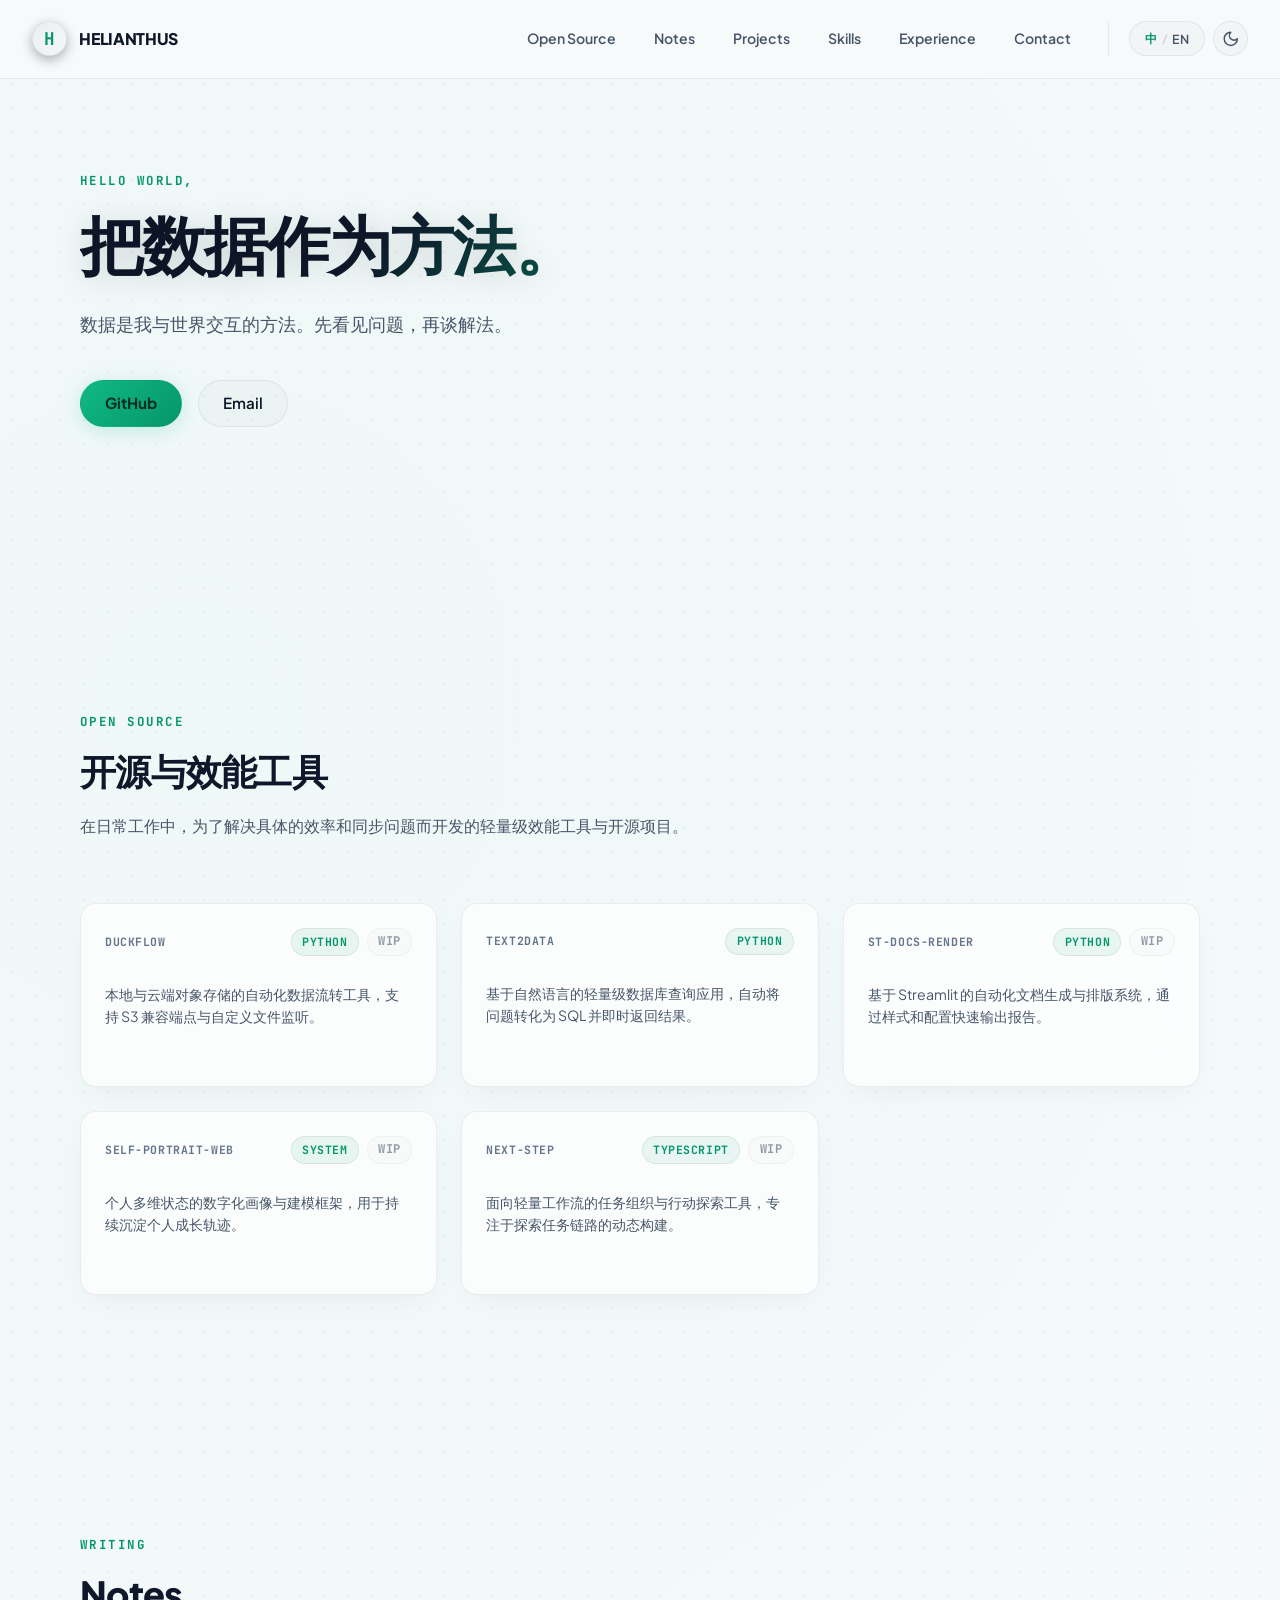
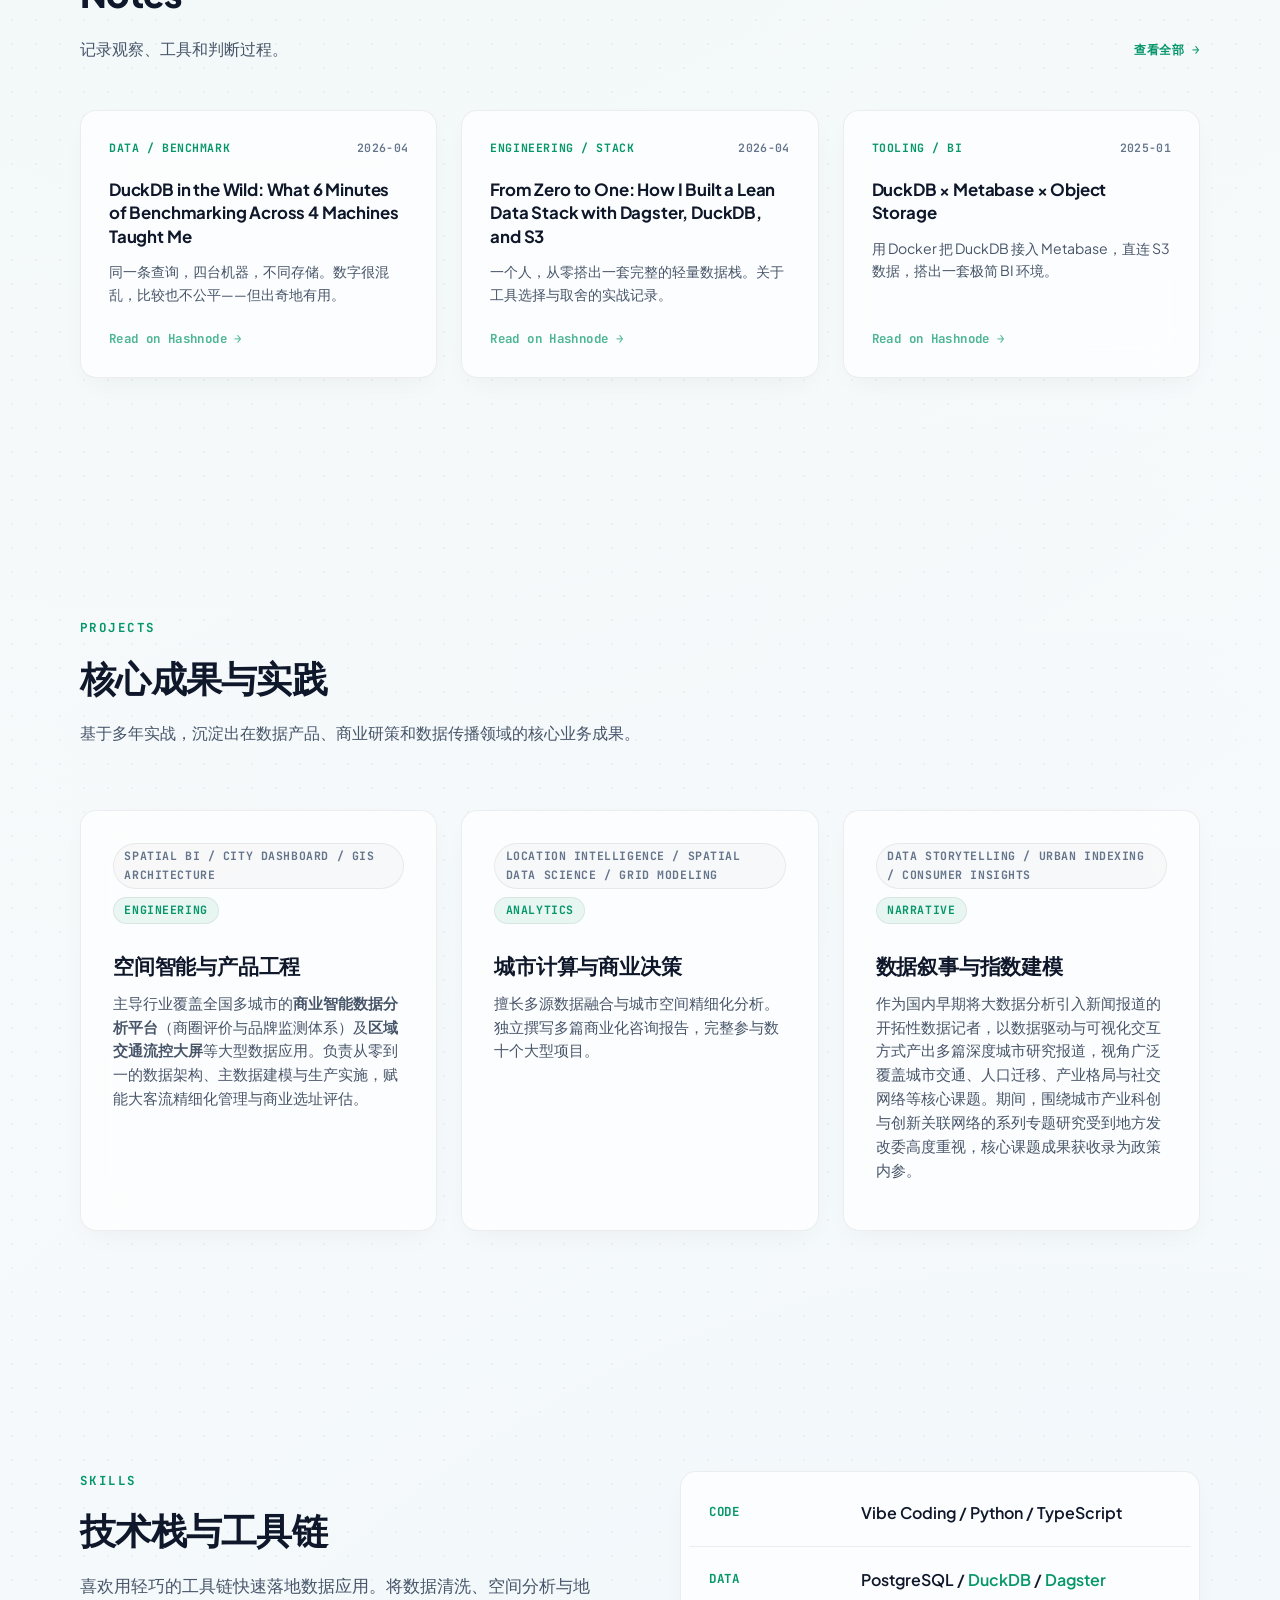
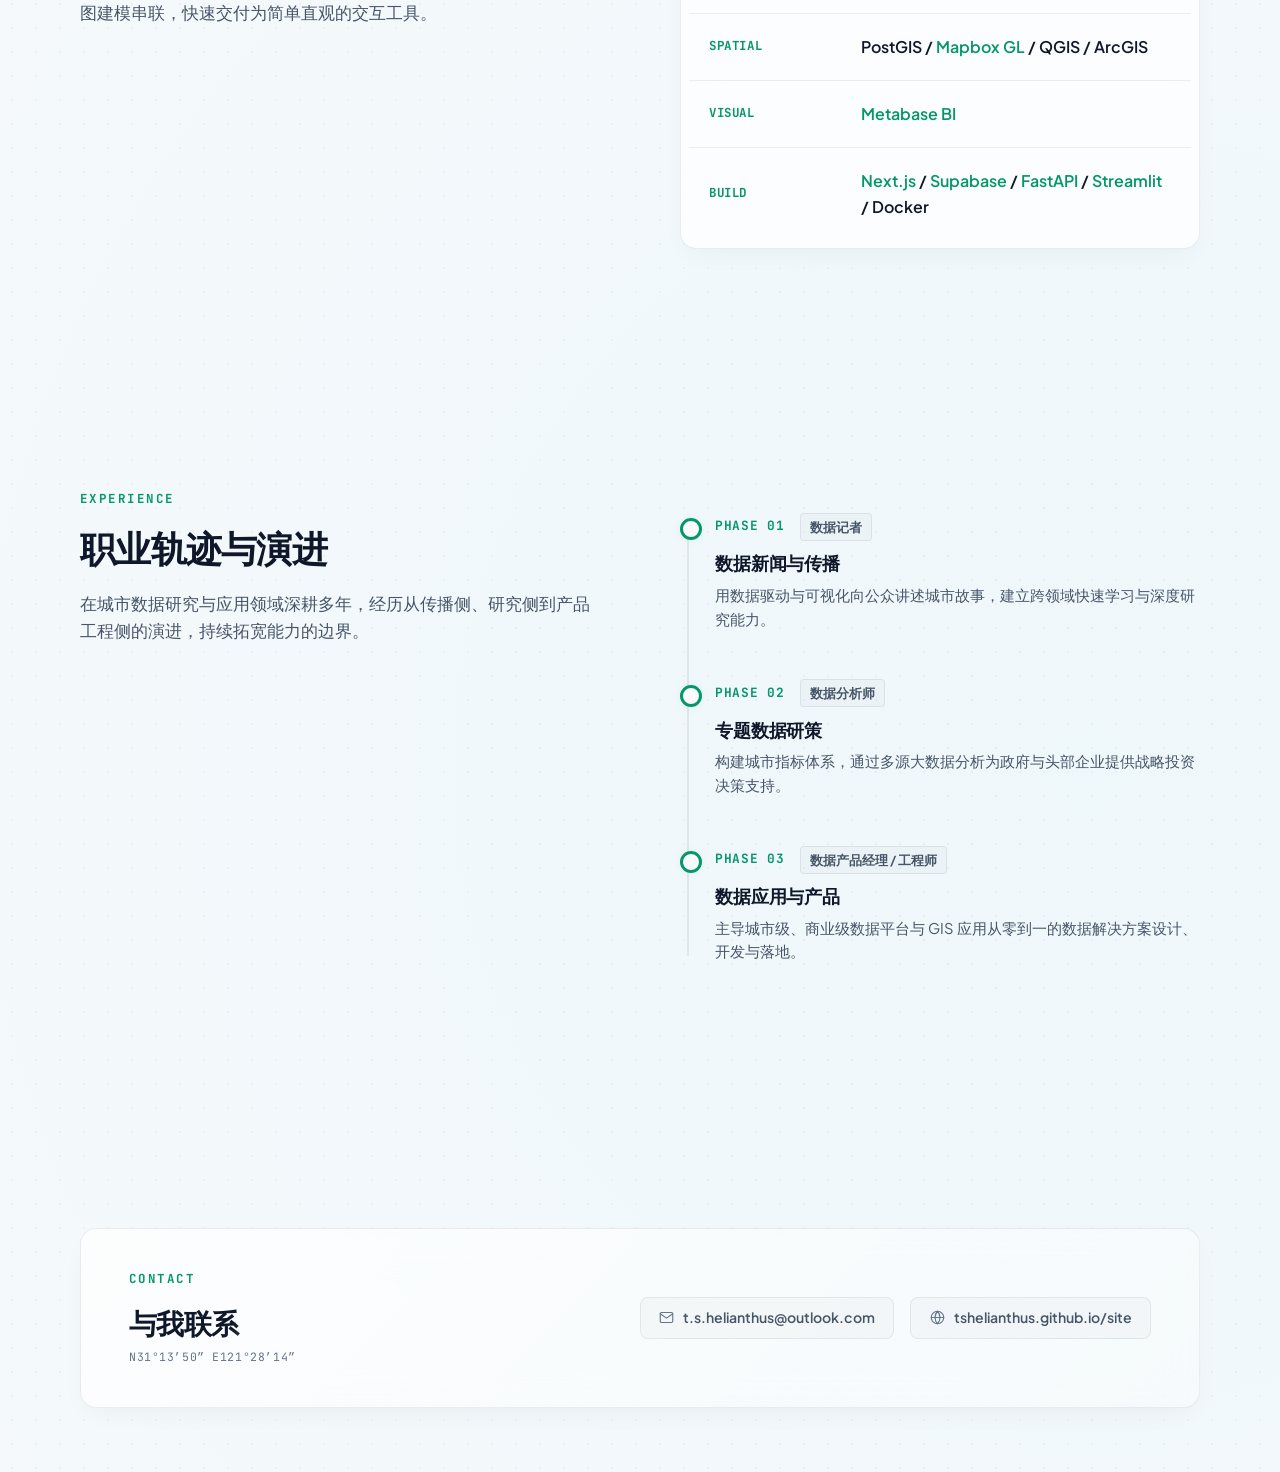
<file: index.html>
<!doctype html>
<html lang="zh-CN">
	<head>
		<meta charset="utf-8" />
		<script>
			(function() {
				const theme = localStorage.getItem('site_theme') || (window.matchMedia('(prefers-color-scheme: light)').matches ? 'light' : 'dark');
				document.documentElement.setAttribute('data-theme', theme);
			})();
		</script>
		<meta name="viewport" content="width=device-width, initial-scale=1" />
		<meta name="description" content="HELIANTHUS 的个人介绍页：数据工具、自动化应用、文档系统、可视化和个人项目。" />
		<title>HELIANTHUS</title>
		<link rel="preconnect" href="https://fonts.googleapis.com" />
		<link rel="preconnect" href="https://fonts.gstatic.com" crossorigin />
		<link href="https://fonts.googleapis.com/css2?family=JetBrains+Mono:ital,wght@0,100..800;1,100..800&family=Plus+Jakarta+Sans:ital,wght@0,200..800;1,200..800&display=swap" rel="stylesheet" />
		<link rel="stylesheet" href="assets/css/main.css" />
	</head>
	<body>
		<noscript>
			<div style="background: #10b981; color: #022c22; padding: 1rem; text-align: center; font-weight: 700; font-family: sans-serif; font-size: 0.95rem; border-bottom: 1px solid rgba(255, 255, 255, 0.1);">
				检测到您的浏览器禁用了 JavaScript。为了获得最佳的设计展现与交互体验，建议您开启 JavaScript。
			</div>
		</noscript>
		<header class="site-header">
			<a class="brand" href="#top" aria-label="HELIANTHUS home">
				<span class="brand-mark">H</span>
				<span data-text="meta.title">HELIANTHUS</span>
			</a>
			<nav class="nav-links" aria-label="Primary navigation">
				<!-- Dynamically generated by render.js -->
			</nav>
		</header>

		<main id="top">
			<section class="hero section">
				<div class="hero-copy">
					<p class="eyebrow" data-text="hero.eyebrow"></p>
					<h1 data-text="hero.title"></h1>
					<p class="lead" data-text="hero.lead"></p>
					<div class="hero-actions" aria-label="Primary actions">
						<!-- Dynamically generated by render.js -->
					</div>
				</div>
			</section>

			<section id="oss" class="section">
				<div class="section-heading compact">
					<p class="eyebrow" data-text="oss.eyebrow"></p>
					<h2 data-text="oss.title"></h2>
					<p data-text="oss.lead"></p>
				</div>
				<div class="oss-grid">
					<!-- Dynamically generated by render.js -->
				</div>
			</section>

			<section id="notes" class="section">
				<div class="notes-header">
					<div>
						<p class="eyebrow" data-text="notes.eyebrow"></p>
						<h2 data-text="notes.title"></h2>
						<p class="notes-lead" data-text="notes.lead"></p>
					</div>
					<a class="notes-more font-mono" id="notes-more-link" href="https://wasteland.hashnode.dev/" target="_blank" rel="noopener"></a>
				</div>
				<div class="notes-grid">
					<!-- Dynamically generated by render.js -->
				</div>
			</section>

			<section id="outcomes" class="section">
				<div class="section-heading compact">
					<p class="eyebrow" data-text="outcomes.eyebrow"></p>
					<h2 data-text="outcomes.title"></h2>
					<p data-text="outcomes.lead"></p>
				</div>
				<div class="outcomes-grid">
					<!-- Dynamically generated by render.js -->
				</div>
			</section>

			<section id="skills" class="section split-section">
				<div>
					<p class="eyebrow" data-text="skills.eyebrow"></p>
					<h2 data-text="skills.title"></h2>
					<p data-text="skills.lead"></p>
				</div>
				<div class="skill-panel">
					<!-- Dynamically generated by render.js -->
				</div>
			</section>

			<section id="about" class="section split-section">
				<div>
					<p class="eyebrow" data-text="about.eyebrow"></p>
					<h2 data-text="about.title"></h2>
					<p data-text="about.lead"></p>
				</div>
				<div class="timeline-container">
					<!-- Dynamically generated by render.js -->
				</div>
			</section>


		</main>

		<footer id="contact" class="site-footer">
			<div>
				<p class="eyebrow" data-text="footer.eyebrow"></p>
				<h2 data-text="footer.title"></h2>
				<p class="footer-coords font-mono" data-text="footer.coords"></p>
			</div>
			<div class="footer-links">
				<!-- Dynamically generated by render.js -->
			</div>
		</footer>

		<script src="assets/js/content.js"></script>
		<script src="assets/js/render.js"></script>
	</body>
</html>
</file>
<file: assets/css/main.css>
:root {
	--bg: #0b0f19;
	--bg-gradient-1: rgba(16, 185, 129, 0.02);
	--bg-gradient-2: rgba(6, 182, 212, 0.02);
	--dot-grid: rgba(255, 255, 255, 0.005);
	--header-bg: rgba(3, 7, 18, 0.7);
	--brand-bg: linear-gradient(135deg, rgba(255, 255, 255, 0.08) 0%, rgba(255, 255, 255, 0.01) 100%);
	--nav-hover-bg: rgba(255, 255, 255, 0.03);
	--nav-divider-color: rgba(255, 255, 255, 0.15);
	--h1-gradient: linear-gradient(135deg, #ffffff 40%, #86efac 100%);
	--btn-bg: rgba(255, 255, 255, 0.02);
	--btn-hover-bg: rgba(255, 255, 255, 0.05);
	--featured-meta-ink: #86efac;
	--featured-tag-ink: #a7f3d0;
	--archive-bg-color: rgba(17, 24, 39, 0.2);
	--archive-hover-bg-color: rgba(17, 24, 39, 0.6);
	--archive-overlay-bottom: rgba(11, 15, 25, 0.95);
	--archive-overlay-top: rgba(11, 15, 25, 0.7);
	--archive-overlay-bottom-hover: rgba(11, 15, 25, 0.9);
	--archive-overlay-top-hover: rgba(11, 15, 25, 0.5);
	--footer-bg: linear-gradient(135deg, rgba(17, 24, 39, 0.45) 0%, rgba(17, 24, 39, 0.15) 100%);
	--footer-h2-gradient: linear-gradient(135deg, #ffffff 60%, var(--ink-soft) 100%);
	--surface: rgba(17, 24, 39, 0.45);
	--surface-hover: rgba(17, 24, 39, 0.65);
	--surface-muted: #111827;
	--ink: #f3f4f6;
	--ink-soft: #9ca3af;
	--muted: #6b7280;
	--line: rgba(255, 255, 255, 0.05);
	--line-hover: rgba(255, 255, 255, 0.08);
	--accent: #10b981;
	--accent-glow: rgba(16, 185, 129, 0.12);
	--accent-strong: #059669;
	--sun: #f59e0b;
	--sky: #0ea5e9;
	--code: #1f2937;
	--shadow: 0 10px 30px -10px rgba(0, 0, 0, 0.5);
	--radius: 16px;
	--radius-sm: 8px;
	--max: 1120px;
	--ease-out-expo: cubic-bezier(0.16, 1, 0.3, 1);
	--transition: all 0.4s var(--ease-out-expo), color 0.25s ease, background-color 0.25s ease, border-color 0.25s ease, box-shadow 0.25s ease;
}

[data-theme="light"] {
	--bg: #f8fafc;
	--bg-gradient-1: rgba(16, 185, 129, 0.04);
	--bg-gradient-2: rgba(6, 182, 212, 0.04);
	--dot-grid: rgba(15, 23, 42, 0.04);
	--header-bg: rgba(248, 250, 252, 0.8);
	--brand-bg: linear-gradient(135deg, rgba(15, 23, 42, 0.05) 0%, rgba(15, 23, 42, 0.01) 100%);
	--nav-hover-bg: rgba(15, 23, 42, 0.03);
	--nav-divider-color: rgba(15, 23, 42, 0.15);
	--h1-gradient: linear-gradient(135deg, #0f172a 40%, #059669 100%);
	--btn-bg: rgba(15, 23, 42, 0.02);
	--btn-hover-bg: rgba(15, 23, 42, 0.05);
	--featured-meta-ink: #047857;
	--featured-tag-ink: #047857;
	--archive-bg-color: rgba(255, 255, 255, 0.4);
	--archive-hover-bg-color: rgba(255, 255, 255, 0.8);
	--archive-overlay-bottom: rgba(248, 250, 252, 0.95);
	--archive-overlay-top: rgba(248, 250, 252, 0.7);
	--archive-overlay-bottom-hover: rgba(248, 250, 252, 0.9);
	--archive-overlay-top-hover: rgba(248, 250, 252, 0.5);
	--footer-bg: linear-gradient(135deg, rgba(255, 255, 255, 0.75) 0%, rgba(255, 255, 255, 0.35) 100%);
	--footer-h2-gradient: linear-gradient(135deg, #0f172a 60%, var(--ink-soft) 100%);
	--surface: rgba(255, 255, 255, 0.7);
	--surface-hover: rgba(255, 255, 255, 0.95);
	--surface-muted: #f1f5f9;
	--ink: #0f172a;
	--ink-soft: #475569;
	--muted: #64748b;
	--line: rgba(15, 23, 42, 0.07);
	--line-hover: rgba(15, 23, 42, 0.12);
	--accent: #059669;
	--accent-glow: rgba(5, 150, 105, 0.08);
	--accent-strong: #047857;
	--sun: #d97706;
	--sky: #0284c7;
	--code: #e2e8f0;
	--shadow: 0 10px 30px -10px rgba(15, 23, 42, 0.06);
}

* {
	box-sizing: border-box;
}

html {
	scroll-behavior: smooth;
	scroll-padding-top: 5.5rem;
}

body {
	margin: 0;
	background:
		radial-gradient(circle at 15% 15%, var(--bg-gradient-1) 0%, transparent 50%),
		radial-gradient(circle at 85% 85%, var(--bg-gradient-2) 0%, transparent 50%),
		radial-gradient(var(--dot-grid) 1px, transparent 1px),
		var(--bg);
	background-size: auto, auto, 24px 24px, auto;
	color: var(--ink);
	font-family: "Plus Jakarta Sans", ui-sans-serif, -apple-system, BlinkMacSystemFont, "Segoe UI", Roboto, sans-serif;
	font-size: 16px;
	line-height: 1.625;
	-webkit-font-smoothing: antialiased;
}

a {
	color: inherit;
	text-decoration: none;
	transition: var(--transition);
}

img {
	display: block;
	max-width: 100%;
}

.site-header {
	position: sticky;
	top: 0;
	z-index: 100;
	display: flex;
	align-items: center;
	justify-content: space-between;
	gap: 1.5rem;
	width: 100%;
	padding: 1.25rem 2rem;
	background: var(--header-bg);
	border-bottom: 1px solid var(--line);
	backdrop-filter: blur(24px);
	-webkit-backdrop-filter: blur(24px);
}

.brand,
.nav-links {
	display: flex;
	align-items: center;
}

.brand {
	gap: 0.75rem;
	font-weight: 800;
	letter-spacing: -0.02em;
}

.brand-mark {
	display: inline-grid;
	width: 2.2rem;
	height: 2.2rem;
	place-items: center;
	border: 1px solid var(--line);
	border-radius: 50%;
	background: var(--brand-bg);
	color: var(--accent);
	font-family: "JetBrains Mono", Georgia, serif;
	font-size: 1.1rem;
	font-weight: 700;
	box-shadow: 0 4px 12px rgba(0, 0, 0, 0.3);
	transition: var(--transition);
}

.brand:hover .brand-mark {
	border-color: var(--accent);
	box-shadow: 0 0 15px var(--accent-glow);
	transform: scale(1.05);
}

.nav-links {
	display: flex;
	align-items: center;
	gap: 1.25rem;
}

.nav-menu {
	display: flex;
	align-items: center;
	gap: 0.25rem;
}

.nav-menu a {
	border: 1px solid transparent;
	border-radius: 999px;
	color: var(--ink-soft);
	font-size: 0.88rem;
	font-weight: 600;
	padding: 0.4rem 1rem;
}

.nav-menu a:hover {
	border-color: var(--line-hover);
	background: var(--nav-hover-bg);
	color: var(--ink);
}

.nav-utilities {
	display: flex;
	align-items: center;
	gap: 0.5rem;
	border-left: 1px solid var(--line);
	padding-left: 1.25rem;
}

.lang-switcher {
	display: inline-flex;
	align-items: center;
	gap: 0.3rem;
	border: 1px solid var(--line);
	border-radius: 999px;
	background: var(--btn-bg);
	font-size: 0.78rem;
	font-weight: 600;
	height: 2.2rem;
	padding: 0 0.9rem;
	cursor: pointer;
	transition: var(--transition);
	font-family: inherit;
	color: var(--ink-soft);
}

.lang-switcher:hover {
	border-color: var(--accent);
	background: var(--accent-glow);
	color: var(--accent);
}

.lang-switcher .lang-opt {
	color: var(--ink-soft);
	transition: var(--transition);
}

.lang-switcher .lang-opt.active {
	color: var(--accent);
	font-weight: 700;
}

.lang-switcher .lang-divider {
	color: var(--nav-divider-color);
	font-size: 0.75rem;
}

.theme-toggle {
	display: inline-flex;
	align-items: center;
	justify-content: center;
	width: 2.2rem;
	height: 2.2rem;
	border: 1px solid var(--line);
	border-radius: 50%;
	background: var(--btn-bg);
	color: var(--ink-soft);
	cursor: pointer;
	transition: var(--transition);
	padding: 0;
	font-family: inherit;
}

.theme-toggle:hover {
	border-color: var(--accent);
	background: var(--accent-glow);
	color: var(--accent);
	transform: scale(1.05);
}

.theme-toggle svg {
	width: 1.1rem;
	height: 1.1rem;
	transition: transform 0.5s var(--ease-out-expo);
}

.theme-toggle:hover svg {
	transform: rotate(15deg);
}

a:focus-visible,
.button:focus-visible,
.lang-switcher:focus-visible,
.theme-toggle:focus-visible {
	outline: 2px solid var(--accent);
	outline-offset: 3px;
}

.section {
	width: min(100% - 2.5rem, var(--max));
	margin: 0 auto;
	padding: 7.5rem 0;
}

.hero {
	display: grid;
	grid-template-columns: 1fr;
	align-items: center;
	min-height: calc(65svh - 4.5rem);
	padding-top: 3rem;
}

.eyebrow {
	margin: 0 0 1rem;
	color: var(--accent);
	font-family: "JetBrains Mono", monospace;
	font-size: 0.78rem;
	font-weight: 700;
	letter-spacing: 0.2em;
	text-transform: uppercase;
}

h1, h2, h3, p {
	margin-top: 0;
}

h1 {
	max-width: 16ch;
	margin-bottom: 1.75rem;
	font-size: clamp(2.5rem, 5vw, 4rem);
	font-weight: 800;
	letter-spacing: -0.03em;
	line-height: 1.15;
	background: var(--h1-gradient);
	-webkit-background-clip: text;
	-webkit-text-fill-color: transparent;
	text-shadow: 0 4px 30px rgba(0,0,0,0.15);
}

h2 {
	margin-bottom: 1.25rem;
	font-size: clamp(1.75rem, 3.2vw, 2.25rem);
	font-weight: 800;
	letter-spacing: -0.02em;
	line-height: 1.25;
	color: var(--ink);
}

h3 {
	margin-bottom: 0.75rem;
	font-size: 1.3rem;
	font-weight: 700;
	line-height: 1.35;
	color: var(--ink);
	letter-spacing: -0.01em;
}

.lead {
	max-width: 38rem;
	color: var(--ink-soft);
	font-size: clamp(1rem, 1.4vw, 1.1rem);
	line-height: 1.75;
}

.hero-actions {
	display: flex;
	flex-wrap: wrap;
	gap: 1rem;
	margin-top: 2.5rem;
}

.button {
	display: inline-flex;
	align-items: center;
	justify-content: center;
	min-height: 2.8rem;
	border: 1px solid var(--line);
	border-radius: 999px;
	background: var(--btn-bg);
	color: var(--ink);
	font-weight: 600;
	font-size: 0.95rem;
	padding: 0.65rem 1.5rem;
	transition: var(--transition);
}

.button:hover {
	transform: translateY(-2px);
	background: var(--btn-hover-bg);
	border-color: var(--line-hover);
	box-shadow: var(--shadow);
}

.button.primary {
	border-color: transparent;
	background: linear-gradient(135deg, #10b981 0%, #059669 100%);
	color: #022c22;
	font-weight: 700;
	box-shadow: 0 4px 20px rgba(16, 185, 129, 0.2);
}

.button.primary:hover {
	background: linear-gradient(135deg, #34d399 0%, #059669 100%);
	box-shadow: 0 6px 24px rgba(16, 185, 129, 0.35);
	transform: translateY(-2px);
}

.lab-card,
.project-card,
.outcome-card,
.oss-card,
.skill-panel,
.archive-item,
.note-panel {
	border: 1px solid var(--line);
	border-radius: var(--radius);
	background: var(--surface);
	backdrop-filter: blur(20px);
	-webkit-backdrop-filter: blur(20px);
	box-shadow: inset 0 1px 1px rgba(255, 255, 255, 0.03), var(--shadow);
	transition: var(--transition);
}

.lab-card:hover,
.project-card:hover,
.outcome-card:hover,
.oss-card:hover,
.skill-panel:hover,
.note-panel:hover {
	border-color: var(--line-hover);
	background: var(--surface-hover);
	transform: translateY(-4px);
	box-shadow: inset 0 1px 1px rgba(255, 255, 255, 0.05), var(--shadow);
}

.lab-card {
	position: relative;
	overflow: hidden;
	padding: 1.75rem;
}

.lab-card::before {
	content: "";
	display: block;
	aspect-ratio: 16 / 9;
	margin: -1.75rem -1.75rem 1.75rem;
	background:
		linear-gradient(rgba(3, 7, 18, 0.4), rgba(3, 7, 18, 0.95)),
		url("../../images/bg.jpg") center / cover;
	border-bottom: 1px solid var(--line);
}

.lab-card-header {
	display: flex;
	align-items: center;
	justify-content: space-between;
	margin-bottom: 1.25rem;
	color: var(--muted);
	font-family: "JetBrains Mono", monospace;
	font-size: 0.8rem;
	font-weight: 700;
}

.lab-card-header strong {
	color: var(--sun);
}

.focus-list,
.tag-list {
	margin: 0;
	padding: 0;
	list-style: none;
}

.focus-list {
	display: grid;
	gap: 1.1rem;
}

.focus-list li {
	display: grid;
	grid-template-columns: 2rem 1fr;
	gap: 0.75rem;
	color: var(--ink-soft);
	font-size: 0.92rem;
	line-height: 1.5;
}

.focus-list span {
	color: var(--accent);
	font-family: "JetBrains Mono", monospace;
	font-size: 0.85rem;
	font-weight: 700;
}

.section-heading {
	display: grid;
	grid-template-columns: 1.2fr 0.8fr;
	gap: 4rem;
	align-items: end;
	margin-bottom: 4rem;
}

.section-heading p:last-child {
	color: var(--ink-soft);
	font-size: 1.02rem;
	line-height: 1.6;
}

.section-heading.compact {
	display: block;
	max-width: 44rem;
}

.project-grid,
.outcomes-grid,
.oss-grid {
	display: grid;
	grid-template-columns: repeat(3, minmax(0, 1fr));
	gap: 1.5rem;
}

.project-card,
.outcome-card,
.oss-card {
	display: flex;
	min-height: 22rem;
	flex-direction: column;
	padding: 2rem;
}

.project-card.featured {
	grid-column: span 2;
	background: linear-gradient(135deg, rgba(16, 185, 129, 0.08) 0%, rgba(6, 182, 212, 0.05) 100%);
	border-color: rgba(16, 185, 129, 0.2);
	box-shadow: inset 0 1px 1px rgba(255, 255, 255, 0.05), var(--shadow);
}

.project-card.featured:hover {
	border-color: rgba(16, 185, 129, 0.35);
	box-shadow: inset 0 1px 1px rgba(255, 255, 255, 0.08), 0 20px 45px -10px rgba(16, 185, 129, 0.15);
}

.project-meta,
.outcome-meta,
.oss-card-header {
	display: flex;
	align-items: center;
	justify-content: space-between;
	flex-wrap: wrap;
	gap: 0.5rem;
	margin-bottom: 1.75rem;
	color: var(--muted);
	font-family: "JetBrains Mono", monospace;
	font-size: 0.72rem;
	font-weight: 700;
	letter-spacing: 0.05em;
	text-transform: uppercase;
}

.project-meta span,
.outcome-meta span {
	border: 1px solid var(--line);
	border-radius: 999px;
	padding: 0.2rem 0.65rem;
	background: var(--btn-bg);
}

.outcome-meta .badge,
.oss-card-header .tech-tag {
	border-color: var(--accent-glow);
	color: var(--accent);
	background: var(--accent-glow);
	padding: 0.2rem 0.65rem;
	border: 1px solid var(--line);
	border-radius: 999px;
}

.project-card.featured .project-meta span {
	border-color: rgba(16, 185, 129, 0.25);
	color: var(--featured-meta-ink);
	background: rgba(16, 185, 129, 0.06);
}

.project-card p,
.outcome-card p,
.oss-card p {
	color: var(--ink-soft);
	font-size: 0.92rem;
	line-height: 1.625;
}

.tag-list {
	display: flex;
	flex-wrap: wrap;
	gap: 0.5rem;
	margin-top: auto;
	padding-top: 2rem;
}

.tag-list li {
	border-radius: 6px;
	background: var(--btn-bg);
	border: 1px solid var(--line);
	color: var(--muted);
	font-family: "JetBrains Mono", monospace;
	font-size: 0.72rem;
	padding: 0.25rem 0.55rem;
	transition: var(--transition);
}

.tag-list li:hover {
	border-color: var(--line-hover);
	color: var(--ink-soft);
}

.featured .tag-list li {
	background: rgba(16, 185, 129, 0.04);
	border-color: rgba(16, 185, 129, 0.15);
	color: var(--featured-tag-ink);
}

.featured .tag-list li:hover {
	border-color: rgba(16, 185, 129, 0.3);
	background: rgba(16, 185, 129, 0.08);
}

.split-section {
	display: grid;
	grid-template-columns: 1fr 1fr;
	gap: 5rem;
	align-items: start;
}

.split-section > div:first-child p:last-child {
	max-width: 36rem;
	color: var(--ink-soft);
	font-size: 1.05rem;
}

.note-panel {
	display: grid;
	gap: 1.25rem;
	padding: 2rem;
}

.note-panel p {
	margin: 0;
	color: var(--ink-soft);
	font-size: 0.98rem;
}

.note-panel p:first-child {
	color: var(--ink);
	font-weight: 600;
}

.skill-panel {
	padding: 0.5rem;
}

.skill-row {
	display: grid;
	grid-template-columns: 8rem 1fr;
	gap: 1.5rem;
	align-items: center;
	border-bottom: 1px solid var(--line);
	padding: 1.25rem;
}

.skill-row:last-child {
	border-bottom: 0;
}

.skill-row span {
	color: var(--accent);
	font-family: "JetBrains Mono", monospace;
	font-size: 0.78rem;
	font-weight: 700;
	letter-spacing: 0.05em;
	text-transform: uppercase;
}

.skill-row strong {
	font-size: 1rem;
	color: var(--ink);
	font-weight: 600;
}

.skill-row strong a {
	color: var(--accent);
	text-decoration: none;
	position: relative;
	display: inline-block;
	transition: var(--transition);
}

.skill-row strong a::after {
	content: '';
	position: absolute;
	left: 0;
	bottom: 0;
	width: 100%;
	height: 1px;
	background-color: var(--accent);
	transform: scaleX(0);
	transform-origin: right;
	transition: transform 0.3s var(--ease-out-expo);
}

.skill-row strong a:hover {
	color: var(--accent-strong);
}

.skill-row strong a:hover::after {
	transform: scaleX(1);
	transform-origin: left;
}

.archive-grid {
	display: grid;
	grid-template-columns: repeat(3, 1fr);
	gap: 1.5rem;
}

.archive-item {
	display: flex;
	min-height: 9.5rem;
	flex-direction: column;
	justify-content: flex-end;
	overflow: hidden;
	padding: 1.25rem;
	background: var(--archive-bg-color);
	border: 1px solid var(--line);
	border-radius: var(--radius-lg, 12px);
	transition: all 0.35s cubic-bezier(0.16, 1, 0.3, 1);
}

.archive-item:hover,
.archive-item:focus-visible {
	border-color: rgba(6, 182, 212, 0.45);
	background: var(--archive-hover-bg-color);
	box-shadow: inset 0 1px 1px rgba(255, 255, 255, 0.05), 0 20px 45px -10px rgba(6, 182, 212, 0.18);
	transform: translateY(-4px);
}

.archive-icon-wrapper {
	width: 1.85rem;
	height: 1.85rem;
	color: #9ca3af;
	margin-bottom: auto;
	transition: all 0.35s cubic-bezier(0.16, 1, 0.3, 1);
}

.archive-item:hover .archive-icon-wrapper {
	color: var(--accent);
	transform: translateY(-2px) scale(1.05);
}

.archive-icon-wrapper svg {
	width: 100%;
	height: 100%;
}

.archive-item span {
	margin-bottom: 0.35rem;
	color: var(--sky);
	font-family: "JetBrains Mono", monospace;
	font-size: 0.75rem;
	font-weight: 700;
	letter-spacing: 0.08em;
	text-transform: uppercase;
}

.archive-item strong {
	font-size: 1.05rem;
	line-height: 1.4;
	color: var(--ink);
	font-weight: 600;
}

.site-footer {
	display: grid;
	grid-template-columns: auto 1fr;
	align-items: center;
	gap: 2rem;
	width: min(100% - 2.5rem, var(--max));
	margin: 7.5rem auto 4rem;
	padding: 2.5rem 3rem;
	border: 1px solid var(--line);
	border-radius: var(--radius);
	background: var(--footer-bg);
	backdrop-filter: blur(20px);
	-webkit-backdrop-filter: blur(20px);
	box-shadow: inset 0 1px 1px rgba(255, 255, 255, 0.02), var(--shadow);
}

.site-footer h2 {
	margin-bottom: 0;
	font-size: clamp(1.35rem, 3.2vw, 1.75rem);
	background: var(--footer-h2-gradient);
	-webkit-background-clip: text;
	-webkit-text-fill-color: transparent;
	font-weight: 800;
	letter-spacing: -0.02em;
}

.footer-coords {
	margin: 0.5rem 0 0;
	color: var(--muted);
	font-family: "JetBrains Mono", monospace;
	font-size: 0.72rem;
	letter-spacing: 0.05em;
}

.footer-links {
	display: flex;
	flex-wrap: wrap;
	gap: 1rem;
	justify-content: flex-end;
}

.footer-links a {
	display: inline-flex;
	align-items: center;
	gap: 0.55rem;
	color: var(--ink-soft);
	font-weight: 600;
	font-size: 0.88rem;
	padding: 0.55rem 1.15rem;
	border: 1px solid var(--line);
	border-radius: var(--radius-sm, 8px);
	background: var(--btn-bg);
	transition: var(--transition);
}

.footer-links a:hover {
	color: var(--accent);
	border-color: rgba(16, 185, 129, 0.35);
	background: rgba(16, 185, 129, 0.06);
	box-shadow: 0 4px 15px rgba(16, 185, 129, 0.1);
	transform: translateY(-2px);
}

.footer-link-icon {
	color: var(--muted);
	transition: var(--transition);
}

.footer-links a:hover .footer-link-icon {
	color: var(--accent);
}

@media (max-width: 920px) {
	.site-header {
		align-items: flex-start;
		flex-direction: column;
		gap: 0.75rem;
		padding: 1rem 1.25rem;
	}

	.nav-links {
		justify-content: flex-start;
		flex-wrap: wrap;
		gap: 1rem;
		width: 100%;
	}

	.hero,
	.split-section,
	.section-heading,
	.archive-grid {
		grid-template-columns: 1fr;
		gap: 3rem;
	}

	.hero {
		min-height: auto;
		padding-top: 2.25rem;
	}

	.notes-header {
		flex-direction: column;
		align-items: flex-start;
		gap: 1rem;
	}

	.project-grid,
	.outcomes-grid,
	.oss-grid,
	.notes-grid {
		grid-template-columns: repeat(2, minmax(0, 1fr));
	}
}

@media (max-width: 640px) {
	body {
		background-size: 16px 16px, 16px 16px, 16px 16px, auto;
	}

	.section {
		width: min(100% - 1.5rem, var(--max));
		padding: 5rem 0;
	}



	.nav-menu a {
		padding: 0.35rem 0.75rem;
		font-size: 0.82rem;
	}

	h1 {
		max-width: 100%;
		font-size: clamp(2.1rem, 8vw, 2.75rem);
		line-height: 1.2;
	}

	h2 {
		font-size: clamp(1.45rem, 6.5vw, 1.8rem);
		line-height: 1.3;
	}

	.hero-actions {
		display: grid;
	}

	.button {
		width: 100%;
	}

	.project-grid,
	.outcomes-grid,
	.oss-grid,
	.notes-grid {
		grid-template-columns: 1fr;
	}

	.project-card,
	.project-card.featured,
	.outcome-card,
	.oss-card {
		grid-column: span 1;
		min-height: auto;
	}

	.skill-row {
		grid-template-columns: 1fr;
		gap: 0.35rem;
	}

	.site-footer {
		grid-template-columns: 1fr;
		width: min(100% - 1.5rem, var(--max));
		padding: 2rem 1.5rem;
		gap: 1.5rem;
	}

	.footer-links {
		justify-content: flex-start;
	}
}

/* Notes Section */
.notes-header {
	display: flex;
	align-items: flex-end;
	justify-content: space-between;
	gap: 2rem;
	margin-bottom: 3rem;
}

.notes-lead {
	margin: 0;
	color: var(--ink-soft);
	font-size: 0.98rem;
}

.notes-more {
	display: inline-flex;
	align-items: center;
	flex-shrink: 0;
	color: var(--accent);
	font-family: "JetBrains Mono", monospace;
	font-size: 0.78rem;
	font-weight: 700;
	letter-spacing: 0.05em;
	text-transform: uppercase;
	border-bottom: 1px solid transparent;
	padding-bottom: 1px;
	transition: var(--transition);
	white-space: nowrap;
}

.notes-more:hover {
	border-bottom-color: var(--accent);
	opacity: 0.8;
}

.notes-grid {
	display: grid;
	grid-template-columns: repeat(3, 1fr);
	gap: 1.5rem;
}

.note-card {
	display: flex;
	flex-direction: column;
	padding: 1.75rem;
	border: 1px solid var(--line);
	border-radius: var(--radius);
	background: var(--surface);
	backdrop-filter: blur(20px);
	-webkit-backdrop-filter: blur(20px);
	box-shadow: inset 0 1px 1px rgba(255, 255, 255, 0.03), var(--shadow);
	transition: var(--transition);
}

.note-card:hover {
	border-color: var(--line-hover);
	background: var(--surface-hover);
	transform: translateY(-4px);
	box-shadow: inset 0 1px 1px rgba(255, 255, 255, 0.05), var(--shadow);
}

.note-card-meta {
	display: flex;
	align-items: center;
	justify-content: space-between;
	gap: 0.5rem;
	margin-bottom: 1.25rem;
}

.note-tag {
	color: var(--accent);
	font-family: "JetBrains Mono", monospace;
	font-size: 0.72rem;
	font-weight: 700;
	letter-spacing: 0.05em;
	text-transform: uppercase;
}

.note-date {
	color: var(--muted);
	font-family: "JetBrains Mono", monospace;
	font-size: 0.72rem;
	font-weight: 600;
	letter-spacing: 0.03em;
}

.note-card h3 {
	margin-bottom: 0.75rem;
	font-size: 1.05rem;
	font-weight: 700;
	line-height: 1.4;
	color: var(--ink);
	letter-spacing: -0.01em;
}

.note-card p {
	flex: 1;
	margin: 0 0 1.5rem;
	color: var(--ink-soft);
	font-size: 0.88rem;
	line-height: 1.6;
}

.note-read-more {
	display: block;
	color: var(--accent);
	font-family: "JetBrains Mono", monospace;
	font-size: 0.78rem;
	font-weight: 700;
	letter-spacing: 0.03em;
	transition: var(--transition);
	margin-top: auto;
	opacity: 0.7;
}

.note-card:hover .note-read-more {
	opacity: 1;
}

/* Static Cards and Status Tags */
.oss-card-static {
	cursor: default;
}
.status-badge {
	border-color: var(--line) !important;
	color: var(--ink-soft) !important;
	background: var(--btn-bg) !important;
	padding: 0.2rem 0.65rem;
	border: 1px solid var(--line);
	border-radius: 999px;
}

/* Timeline Styles */
.timeline-container {
	position: relative;
	padding-left: 2.2rem;
	margin: 1.5rem 0;
}

.timeline-container::before {
	content: "";
	position: absolute;
	left: 7px;
	top: 0.5rem;
	bottom: 0.5rem;
	width: 2px;
	background: var(--line);
}

.timeline-item {
	position: relative;
	margin-bottom: 3rem;
}

.timeline-item:last-child {
	margin-bottom: 0;
}

.timeline-item::before {
	content: "";
	position: absolute;
	left: -2.2rem;
	top: 0.35rem;
	width: 16px;
	height: 16px;
	border-radius: 50%;
	background: var(--bg);
	border: 3px solid var(--accent);
	box-shadow: 0 0 10px var(--accent-glow);
	transition: var(--transition);
	z-index: 2;
}

.timeline-item:hover::before {
	background: var(--accent);
	transform: scale(1.2);
}

.timeline-meta {
	display: flex;
	gap: 1rem;
	align-items: center;
	margin-bottom: 0.65rem;
}

.timeline-year {
	font-family: "JetBrains Mono", monospace;
	font-size: 0.8rem;
	font-weight: 700;
	color: var(--accent);
	letter-spacing: 0.05em;
	text-transform: uppercase;
}

.timeline-role {
	font-size: 0.82rem;
	color: var(--ink-soft);
	background: var(--btn-bg);
	border: 1px solid var(--line);
	padding: 0.15rem 0.55rem;
	border-radius: 4px;
	font-weight: 600;
}

.timeline-content h3 {
	margin-bottom: 0.5rem;
	font-size: 1.15rem;
	font-weight: 700;
	color: var(--ink);
}

.timeline-content p {
	margin: 0;
	font-size: 0.92rem;
	color: var(--ink-soft);
	line-height: 1.6;
}

/* Archive Item with BG Image */
.archive-item.has-image {
	position: relative;
	background: transparent;
	overflow: hidden;
}

.archive-bg {
	position: absolute;
	inset: 0;
	z-index: 0;
	background-size: cover;
	background-position: center;
	transition: transform 0.8s var(--ease-out-expo), opacity 0.5s ease;
	opacity: 0.25;
}

.archive-item.has-image::after {
	content: "";
	position: absolute;
	inset: 0;
	z-index: 0;
	background: linear-gradient(to top, var(--archive-overlay-bottom) 20%, var(--archive-overlay-top) 100%);
	transition: var(--transition);
}

.archive-item.has-image:hover .archive-bg {
	transform: scale(1.08);
	opacity: 0.45;
}

.archive-item.has-image:hover::after {
	background: linear-gradient(to top, var(--archive-overlay-bottom-hover) 30%, var(--archive-overlay-top-hover) 100%);
}

/* Scroll Reveal Animations */
.reveal-hidden {
	opacity: 0;
	transform: translateY(24px);
	transition: opacity 0.8s var(--ease-out-expo), transform 0.8s var(--ease-out-expo);
}

.reveal-visible {
	opacity: 1;
	transform: translateY(0);
}

/* Scroll Spy Active Nav States */
.nav-menu a.active {
	border-color: var(--accent);
	color: var(--accent);
	background: var(--accent-glow);
}

/* Compact OSS Cards */
.oss-card {
	min-height: 11.5rem;
	padding: 1.5rem;
}
.oss-card p {
	margin-bottom: 0;
	font-size: 0.88rem;
	line-height: 1.55;
}
</file>
